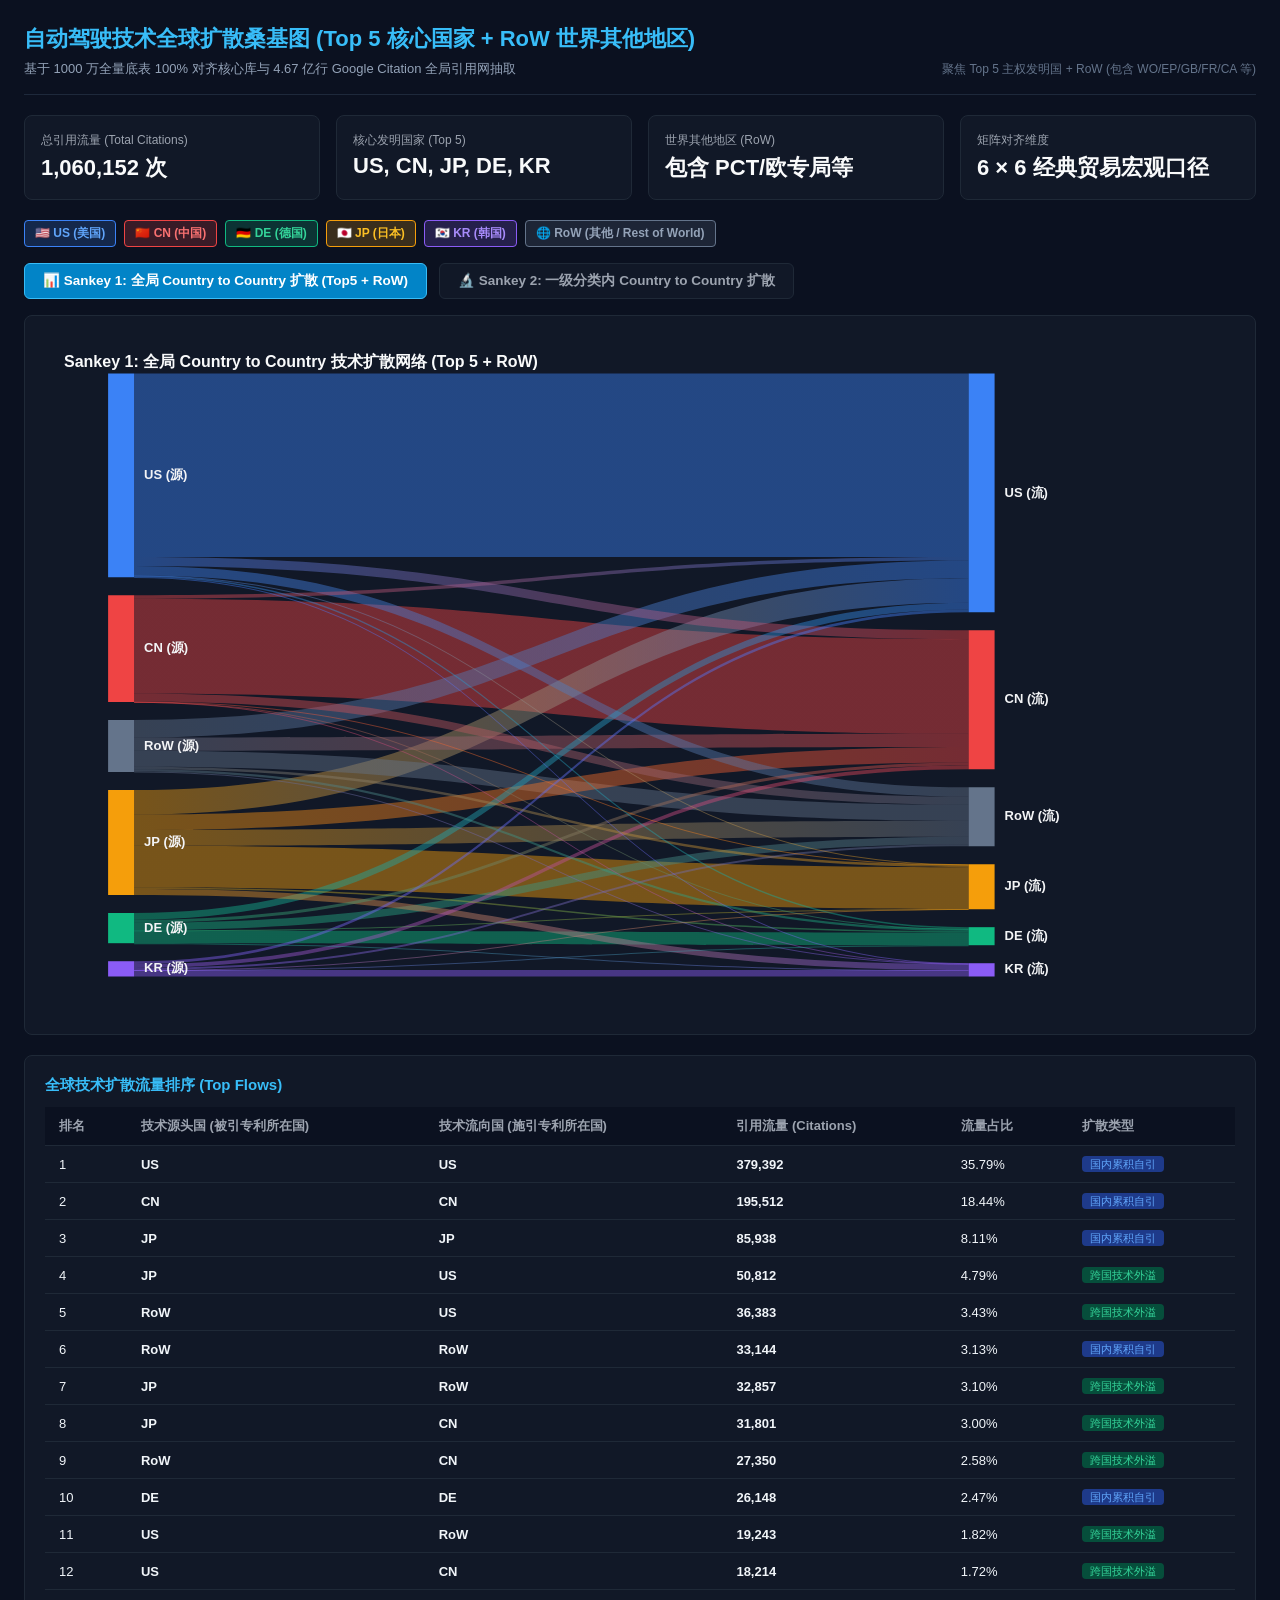
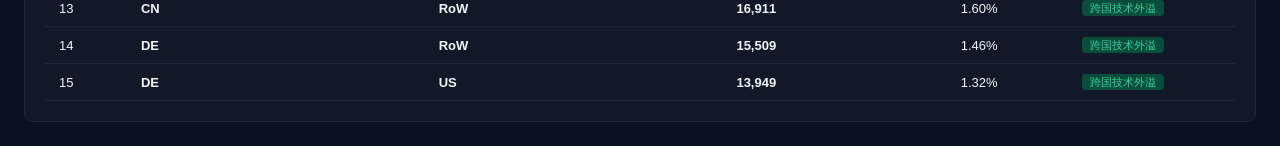
<file: dashboards/autodriving_technology_diffusion_sankey.html>
<!DOCTYPE html>
<html lang="zh-CN">
<head>
    <meta charset="UTF-8">
    <meta name="viewport" content="width=device-width, initial-scale=1.0">
    <title>自动驾驶技术全球扩散桑基图分析 (Top 5 核心国 + RoW)</title>
    <script src="../assets/js/echarts.min.js"></script>
    <style>
        * { margin: 0; padding: 0; box-sizing: border-box; }
        body {
            font-family: -apple-system, BlinkMacSystemFont, "Segoe UI", Roboto, "Helvetica Neue", "Microsoft YaHei", sans-serif;
            background: #0b1120;
            color: #f1f5f9;
            padding: 24px;
        }
        .header {
            margin-bottom: 20px;
            padding-bottom: 16px;
            border-bottom: 1px solid #1e293b;
            display: flex;
            justify-content: space-between;
            align-items: flex-end;
        }
        .header h1 {
            font-size: 22px;
            font-weight: 700;
            color: #38bdf8;
            margin-bottom: 6px;
        }
        .header p {
            font-size: 13px;
            color: #94a3b8;
        }
        .stats-grid {
            display: grid;
            grid-template-columns: repeat(4, 1fr);
            gap: 16px;
            margin-bottom: 20px;
        }
        .stat-card {
            background: #111827;
            border: 1px solid #1f2937;
            border-radius: 8px;
            padding: 16px;
        }
        .stat-label { font-size: 12px; color: #9ca3af; margin-bottom: 4px; }
        .stat-val { font-size: 22px; font-weight: 700; color: #f9fafb; }
        .badge-list {
            display: flex;
            gap: 8px;
            margin-bottom: 16px;
            flex-wrap: wrap;
        }
        .badge {
            padding: 4px 10px;
            border-radius: 4px;
            font-size: 12px;
            font-weight: 600;
        }
        .badge-us { background: rgba(59, 130, 246, 0.2); color: #60a5fa; border: 1px solid #3b82f6; }
        .badge-cn { background: rgba(239, 68, 68, 0.2); color: #f87171; border: 1px solid #ef4444; }
        .badge-jp { background: rgba(245, 158, 11, 0.2); color: #fbbf24; border: 1px solid #f59e0b; }
        .badge-de { background: rgba(16, 185, 129, 0.2); color: #34d399; border: 1px solid #10b981; }
        .badge-kr { background: rgba(139, 92, 246, 0.2); color: #a78bfa; border: 1px solid #8b5cf6; }
        .badge-row { background: rgba(100, 116, 139, 0.2); color: #94a3b8; border: 1px solid #64748b; }
        .tabs {
            display: flex;
            gap: 12px;
            margin-bottom: 16px;
            align-items: center;
        }
        .tab-btn {
            background: #111827;
            color: #9ca3af;
            border: 1px solid #1f2937;
            padding: 8px 18px;
            border-radius: 6px;
            cursor: pointer;
            font-size: 13.5px;
            font-weight: 600;
            transition: all 0.2s;
        }
        .tab-btn.active {
            background: #0284c7;
            color: #ffffff;
            border-color: #38bdf8;
        }
        .cat-select {
            background: #111827;
            color: #f9fafb;
            border: 1px solid #1f2937;
            padding: 8px 14px;
            border-radius: 6px;
            font-size: 13.5px;
            outline: none;
            display: none;
            cursor: pointer;
        }
        .chart-box {
            background: #111827;
            border: 1px solid #1f2937;
            border-radius: 8px;
            padding: 24px;
            height: 720px;
        }
        #sankey-chart { width: 100%; height: 100%; }
        .data-table-section {
            margin-top: 20px;
            background: #111827;
            border: 1px solid #1f2937;
            border-radius: 8px;
            padding: 20px;
        }
        .data-table-section h2 {
            font-size: 15px;
            font-weight: 600;
            margin-bottom: 12px;
            color: #38bdf8;
        }
        table { width: 100%; border-collapse: collapse; font-size: 13px; }
        th, td { padding: 10px 14px; text-align: left; border-bottom: 1px solid #1f2937; }
        th { background: #0b1120; color: #9ca3af; font-weight: 600; }
        tr:hover td { background: #1f2937; }
    </style>
</head>
<body>
    <div class="header">
        <div>
            <h1>自动驾驶技术全球扩散桑基图 (Top 5 核心国家 + RoW 世界其他地区)</h1>
            <p>基于 1000 万全量底表 100% 对齐核心库与 4.67 亿行 Google Citation 全局引用网抽取</p>
        </div>
        <div style="font-size: 12px; color: #64748b;">
            聚焦 Top 5 主权发明国 + RoW (包含 WO/EP/GB/FR/CA 等)
        </div>
    </div>

    <div class="stats-grid">
        <div class="stat-card">
            <div class="stat-label">总引用流量 (Total Citations)</div>
            <div class="stat-val">1,060,152 次</div>
        </div>
        <div class="stat-card">
            <div class="stat-label">核心发明国家 (Top 5)</div>
            <div class="stat-val">US, CN, JP, DE, KR</div>
        </div>
        <div class="stat-card">
            <div class="stat-label">世界其他地区 (RoW)</div>
            <div class="stat-val">包含 PCT/欧专局等</div>
        </div>
        <div class="stat-card">
            <div class="stat-label">矩阵对齐维度</div>
            <div class="stat-val">6 × 6 经典贸易宏观口径</div>
        </div>
    </div>

    <div class="badge-list">
        <span class="badge badge-us">🇺🇸 US (美国)</span>
        <span class="badge badge-cn">🇨🇳 CN (中国)</span>
        <span class="badge badge-de">🇩🇪 DE (德国)</span>
        <span class="badge badge-jp">🇯🇵 JP (日本)</span>
        <span class="badge badge-kr">🇰🇷 KR (韩国)</span>
        <span class="badge badge-row">🌐 RoW (其他 / Rest of World)</span>
    </div>

    <div class="tabs">
        <button class="tab-btn active" id="btn-global" onclick="switchMode('global')">📊 Sankey 1: 全局 Country to Country 扩散 (Top5 + RoW)</button>
        <button class="tab-btn" id="btn-category" onclick="switchMode('category')">🔬 Sankey 2: 一级分类内 Country to Country 扩散</button>
        <select class="cat-select" id="cat-selector" onchange="changeCategory()">
            <option value="不适用">不适用</option><option value="决策规划">决策规划</option><option value="控制执行">控制执行</option><option value="支撑体系">支撑体系</option><option value="环境感知">环境感知</option>
        </select>
    </div>

    <div class="chart-box">
        <div id="sankey-chart"></div>
    </div>

    <div class="data-table-section">
        <h2 id="table-title">全球技术扩散流量排序 (Top Flows)</h2>
        <table>
            <thead>
                <tr>
                    <th>排名</th>
                    <th>技术源头国 (被引专利所在国)</th>
                    <th>技术流向国 (施引专利所在国)</th>
                    <th>引用流量 (Citations)</th>
                    <th>流量占比</th>
                    <th>扩散类型</th>
                </tr>
            </thead>
            <tbody id="table-body"></tbody>
        </table>
    </div>

    <script>
        const globalData = {"nodes": [{"name": "US (源)", "itemStyle": {"color": "#3b82f6"}}, {"name": "CN (源)", "itemStyle": {"color": "#ef4444"}}, {"name": "JP (源)", "itemStyle": {"color": "#f59e0b"}}, {"name": "DE (源)", "itemStyle": {"color": "#10b981"}}, {"name": "KR (源)", "itemStyle": {"color": "#8b5cf6"}}, {"name": "RoW (源)", "itemStyle": {"color": "#64748b"}}, {"name": "US (流)", "itemStyle": {"color": "#3b82f6"}}, {"name": "CN (流)", "itemStyle": {"color": "#ef4444"}}, {"name": "JP (流)", "itemStyle": {"color": "#f59e0b"}}, {"name": "DE (流)", "itemStyle": {"color": "#10b981"}}, {"name": "KR (流)", "itemStyle": {"color": "#8b5cf6"}}, {"name": "RoW (流)", "itemStyle": {"color": "#64748b"}}], "links": [{"source": "US (源)", "target": "US (流)", "value": 379392}, {"source": "CN (源)", "target": "CN (流)", "value": 195512}, {"source": "JP (源)", "target": "JP (流)", "value": 85938}, {"source": "JP (源)", "target": "US (流)", "value": 50812}, {"source": "RoW (源)", "target": "US (流)", "value": 36383}, {"source": "RoW (源)", "target": "RoW (流)", "value": 33144}, {"source": "JP (源)", "target": "RoW (流)", "value": 32857}, {"source": "JP (源)", "target": "CN (流)", "value": 31801}, {"source": "RoW (源)", "target": "CN (流)", "value": 27350}, {"source": "DE (源)", "target": "DE (流)", "value": 26148}, {"source": "US (源)", "target": "RoW (流)", "value": 19243}, {"source": "US (源)", "target": "CN (流)", "value": 18214}, {"source": "CN (源)", "target": "RoW (流)", "value": 16911}, {"source": "DE (源)", "target": "RoW (流)", "value": 15509}, {"source": "DE (源)", "target": "US (流)", "value": 13949}, {"source": "KR (源)", "target": "KR (流)", "value": 13303}, {"source": "JP (源)", "target": "KR (流)", "value": 12276}, {"source": "KR (源)", "target": "CN (流)", "value": 8010}, {"source": "CN (源)", "target": "US (流)", "value": 7129}, {"source": "DE (源)", "target": "CN (流)", "value": 6221}, {"source": "KR (源)", "target": "US (流)", "value": 5932}, {"source": "RoW (源)", "target": "JP (流)", "value": 5315}, {"source": "RoW (源)", "target": "DE (流)", "value": 4413}, {"source": "KR (源)", "target": "RoW (流)", "value": 4113}, {"source": "JP (源)", "target": "DE (流)", "value": 3320}, {"source": "US (源)", "target": "DE (流)", "value": 3151}, {"source": "RoW (源)", "target": "KR (流)", "value": 1017}, {"source": "US (源)", "target": "JP (流)", "value": 669}, {"source": "US (源)", "target": "KR (流)", "value": 537}, {"source": "DE (源)", "target": "JP (流)", "value": 487}, {"source": "CN (源)", "target": "JP (流)", "value": 412}, {"source": "CN (源)", "target": "KR (流)", "value": 164}, {"source": "DE (源)", "target": "KR (流)", "value": 153}, {"source": "CN (源)", "target": "DE (流)", "value": 138}, {"source": "KR (源)", "target": "DE (流)", "value": 136}, {"source": "KR (源)", "target": "JP (流)", "value": 93}]};
        const catData = {"不适用": {"nodes": [{"name": "US (源)", "itemStyle": {"color": "#3b82f6"}}, {"name": "CN (源)", "itemStyle": {"color": "#ef4444"}}, {"name": "JP (源)", "itemStyle": {"color": "#f59e0b"}}, {"name": "DE (源)", "itemStyle": {"color": "#10b981"}}, {"name": "KR (源)", "itemStyle": {"color": "#8b5cf6"}}, {"name": "RoW (源)", "itemStyle": {"color": "#64748b"}}, {"name": "US (流)", "itemStyle": {"color": "#3b82f6"}}, {"name": "CN (流)", "itemStyle": {"color": "#ef4444"}}, {"name": "JP (流)", "itemStyle": {"color": "#f59e0b"}}, {"name": "DE (流)", "itemStyle": {"color": "#10b981"}}, {"name": "KR (流)", "itemStyle": {"color": "#8b5cf6"}}, {"name": "RoW (流)", "itemStyle": {"color": "#64748b"}}], "links": [{"source": "CN (源)", "target": "CN (流)", "value": 309}, {"source": "US (源)", "target": "US (流)", "value": 150}, {"source": "CN (源)", "target": "RoW (流)", "value": 31}, {"source": "DE (源)", "target": "DE (流)", "value": 22}, {"source": "CN (源)", "target": "US (流)", "value": 22}, {"source": "RoW (源)", "target": "CN (流)", "value": 17}, {"source": "DE (源)", "target": "RoW (流)", "value": 15}, {"source": "DE (源)", "target": "US (流)", "value": 15}, {"source": "US (源)", "target": "CN (流)", "value": 12}, {"source": "JP (源)", "target": "JP (流)", "value": 9}, {"source": "US (源)", "target": "RoW (流)", "value": 7}, {"source": "JP (源)", "target": "RoW (流)", "value": 6}, {"source": "RoW (源)", "target": "RoW (流)", "value": 5}, {"source": "KR (源)", "target": "KR (流)", "value": 4}, {"source": "JP (源)", "target": "DE (流)", "value": 3}, {"source": "JP (源)", "target": "CN (流)", "value": 3}, {"source": "JP (源)", "target": "KR (流)", "value": 3}, {"source": "KR (源)", "target": "CN (流)", "value": 3}, {"source": "JP (源)", "target": "US (流)", "value": 2}, {"source": "DE (源)", "target": "CN (流)", "value": 2}, {"source": "RoW (源)", "target": "JP (流)", "value": 1}, {"source": "US (源)", "target": "JP (流)", "value": 1}, {"source": "RoW (源)", "target": "DE (流)", "value": 1}, {"source": "KR (源)", "target": "US (流)", "value": 1}, {"source": "KR (源)", "target": "RoW (流)", "value": 1}, {"source": "RoW (源)", "target": "US (流)", "value": 1}]}, "决策规划": {"nodes": [{"name": "US (源)", "itemStyle": {"color": "#3b82f6"}}, {"name": "CN (源)", "itemStyle": {"color": "#ef4444"}}, {"name": "JP (源)", "itemStyle": {"color": "#f59e0b"}}, {"name": "DE (源)", "itemStyle": {"color": "#10b981"}}, {"name": "KR (源)", "itemStyle": {"color": "#8b5cf6"}}, {"name": "RoW (源)", "itemStyle": {"color": "#64748b"}}, {"name": "US (流)", "itemStyle": {"color": "#3b82f6"}}, {"name": "CN (流)", "itemStyle": {"color": "#ef4444"}}, {"name": "JP (流)", "itemStyle": {"color": "#f59e0b"}}, {"name": "DE (流)", "itemStyle": {"color": "#10b981"}}, {"name": "KR (流)", "itemStyle": {"color": "#8b5cf6"}}, {"name": "RoW (流)", "itemStyle": {"color": "#64748b"}}], "links": [{"source": "CN (源)", "target": "CN (流)", "value": 33135}, {"source": "US (源)", "target": "US (流)", "value": 10660}, {"source": "RoW (源)", "target": "CN (流)", "value": 2208}, {"source": "CN (源)", "target": "RoW (流)", "value": 2120}, {"source": "JP (源)", "target": "JP (流)", "value": 2097}, {"source": "US (源)", "target": "CN (流)", "value": 1565}, {"source": "JP (源)", "target": "CN (流)", "value": 1388}, {"source": "JP (源)", "target": "US (流)", "value": 1293}, {"source": "RoW (源)", "target": "US (流)", "value": 1021}, {"source": "DE (源)", "target": "DE (流)", "value": 995}, {"source": "RoW (源)", "target": "RoW (流)", "value": 989}, {"source": "JP (源)", "target": "RoW (流)", "value": 919}, {"source": "CN (源)", "target": "US (流)", "value": 815}, {"source": "US (源)", "target": "RoW (流)", "value": 656}, {"source": "KR (源)", "target": "CN (流)", "value": 503}, {"source": "KR (源)", "target": "KR (流)", "value": 456}, {"source": "DE (源)", "target": "RoW (流)", "value": 452}, {"source": "JP (源)", "target": "KR (流)", "value": 389}, {"source": "DE (源)", "target": "US (流)", "value": 386}, {"source": "DE (源)", "target": "CN (流)", "value": 276}, {"source": "RoW (源)", "target": "JP (流)", "value": 261}, {"source": "KR (源)", "target": "US (流)", "value": 253}, {"source": "KR (源)", "target": "RoW (流)", "value": 163}, {"source": "RoW (源)", "target": "DE (流)", "value": 91}, {"source": "US (源)", "target": "DE (流)", "value": 88}, {"source": "JP (源)", "target": "DE (流)", "value": 71}, {"source": "RoW (源)", "target": "KR (流)", "value": 52}, {"source": "CN (源)", "target": "JP (流)", "value": 42}, {"source": "US (源)", "target": "JP (流)", "value": 31}, {"source": "CN (源)", "target": "KR (流)", "value": 29}, {"source": "US (源)", "target": "KR (流)", "value": 24}, {"source": "CN (源)", "target": "DE (流)", "value": 16}, {"source": "DE (源)", "target": "JP (流)", "value": 10}, {"source": "KR (源)", "target": "JP (流)", "value": 5}, {"source": "DE (源)", "target": "KR (流)", "value": 4}, {"source": "KR (源)", "target": "DE (流)", "value": 3}]}, "控制执行": {"nodes": [{"name": "US (源)", "itemStyle": {"color": "#3b82f6"}}, {"name": "CN (源)", "itemStyle": {"color": "#ef4444"}}, {"name": "JP (源)", "itemStyle": {"color": "#f59e0b"}}, {"name": "DE (源)", "itemStyle": {"color": "#10b981"}}, {"name": "KR (源)", "itemStyle": {"color": "#8b5cf6"}}, {"name": "RoW (源)", "itemStyle": {"color": "#64748b"}}, {"name": "US (流)", "itemStyle": {"color": "#3b82f6"}}, {"name": "CN (流)", "itemStyle": {"color": "#ef4444"}}, {"name": "JP (流)", "itemStyle": {"color": "#f59e0b"}}, {"name": "DE (流)", "itemStyle": {"color": "#10b981"}}, {"name": "KR (流)", "itemStyle": {"color": "#8b5cf6"}}, {"name": "RoW (流)", "itemStyle": {"color": "#64748b"}}], "links": [{"source": "US (源)", "target": "US (流)", "value": 28063}, {"source": "CN (源)", "target": "CN (流)", "value": 17283}, {"source": "JP (源)", "target": "JP (流)", "value": 13611}, {"source": "JP (源)", "target": "US (流)", "value": 7973}, {"source": "JP (源)", "target": "CN (流)", "value": 6624}, {"source": "DE (源)", "target": "DE (流)", "value": 5102}, {"source": "JP (源)", "target": "RoW (流)", "value": 4784}, {"source": "RoW (源)", "target": "RoW (流)", "value": 4289}, {"source": "RoW (源)", "target": "US (流)", "value": 3332}, {"source": "DE (源)", "target": "RoW (流)", "value": 3257}, {"source": "RoW (源)", "target": "CN (流)", "value": 2887}, {"source": "DE (源)", "target": "US (流)", "value": 2378}, {"source": "US (源)", "target": "RoW (流)", "value": 1711}, {"source": "JP (源)", "target": "KR (流)", "value": 1676}, {"source": "US (源)", "target": "CN (流)", "value": 1512}, {"source": "DE (源)", "target": "CN (流)", "value": 1344}, {"source": "CN (源)", "target": "RoW (流)", "value": 1083}, {"source": "KR (源)", "target": "CN (流)", "value": 994}, {"source": "KR (源)", "target": "KR (流)", "value": 809}, {"source": "RoW (源)", "target": "DE (流)", "value": 727}, {"source": "JP (源)", "target": "DE (流)", "value": 655}, {"source": "RoW (源)", "target": "JP (流)", "value": 529}, {"source": "CN (源)", "target": "US (流)", "value": 505}, {"source": "KR (源)", "target": "US (流)", "value": 484}, {"source": "US (源)", "target": "DE (流)", "value": 249}, {"source": "KR (源)", "target": "RoW (流)", "value": 216}, {"source": "RoW (源)", "target": "KR (流)", "value": 111}, {"source": "DE (源)", "target": "JP (流)", "value": 86}, {"source": "US (源)", "target": "KR (流)", "value": 64}, {"source": "US (源)", "target": "JP (流)", "value": 53}, {"source": "DE (源)", "target": "KR (流)", "value": 43}, {"source": "KR (源)", "target": "DE (流)", "value": 31}, {"source": "CN (源)", "target": "JP (流)", "value": 29}, {"source": "CN (源)", "target": "DE (流)", "value": 25}, {"source": "CN (源)", "target": "KR (流)", "value": 21}, {"source": "KR (源)", "target": "JP (流)", "value": 5}]}, "支撑体系": {"nodes": [{"name": "US (源)", "itemStyle": {"color": "#3b82f6"}}, {"name": "CN (源)", "itemStyle": {"color": "#ef4444"}}, {"name": "JP (源)", "itemStyle": {"color": "#f59e0b"}}, {"name": "DE (源)", "itemStyle": {"color": "#10b981"}}, {"name": "KR (源)", "itemStyle": {"color": "#8b5cf6"}}, {"name": "RoW (源)", "itemStyle": {"color": "#64748b"}}, {"name": "US (流)", "itemStyle": {"color": "#3b82f6"}}, {"name": "CN (流)", "itemStyle": {"color": "#ef4444"}}, {"name": "JP (流)", "itemStyle": {"color": "#f59e0b"}}, {"name": "DE (流)", "itemStyle": {"color": "#10b981"}}, {"name": "KR (流)", "itemStyle": {"color": "#8b5cf6"}}, {"name": "RoW (流)", "itemStyle": {"color": "#64748b"}}], "links": [{"source": "CN (源)", "target": "CN (流)", "value": 16070}, {"source": "US (源)", "target": "US (流)", "value": 11561}, {"source": "CN (源)", "target": "RoW (流)", "value": 2176}, {"source": "JP (源)", "target": "JP (流)", "value": 2006}, {"source": "RoW (源)", "target": "RoW (流)", "value": 1857}, {"source": "RoW (源)", "target": "US (流)", "value": 1707}, {"source": "RoW (源)", "target": "CN (流)", "value": 1429}, {"source": "JP (源)", "target": "US (流)", "value": 1065}, {"source": "US (源)", "target": "CN (流)", "value": 815}, {"source": "JP (源)", "target": "RoW (流)", "value": 789}, {"source": "DE (源)", "target": "DE (流)", "value": 701}, {"source": "JP (源)", "target": "CN (流)", "value": 659}, {"source": "CN (源)", "target": "US (流)", "value": 639}, {"source": "KR (源)", "target": "KR (流)", "value": 616}, {"source": "US (源)", "target": "RoW (流)", "value": 533}, {"source": "KR (源)", "target": "RoW (流)", "value": 378}, {"source": "KR (源)", "target": "CN (流)", "value": 354}, {"source": "DE (源)", "target": "RoW (流)", "value": 353}, {"source": "DE (源)", "target": "US (流)", "value": 308}, {"source": "JP (源)", "target": "KR (流)", "value": 301}, {"source": "KR (源)", "target": "US (流)", "value": 265}, {"source": "RoW (源)", "target": "JP (流)", "value": 234}, {"source": "DE (源)", "target": "CN (流)", "value": 192}, {"source": "RoW (源)", "target": "DE (流)", "value": 111}, {"source": "US (源)", "target": "DE (流)", "value": 75}, {"source": "RoW (源)", "target": "KR (流)", "value": 67}, {"source": "JP (源)", "target": "DE (流)", "value": 56}, {"source": "CN (源)", "target": "JP (流)", "value": 32}, {"source": "CN (源)", "target": "DE (流)", "value": 20}, {"source": "US (源)", "target": "JP (流)", "value": 13}, {"source": "KR (源)", "target": "DE (流)", "value": 12}, {"source": "US (源)", "target": "KR (流)", "value": 12}, {"source": "CN (源)", "target": "KR (流)", "value": 11}, {"source": "KR (源)", "target": "JP (流)", "value": 5}, {"source": "DE (源)", "target": "JP (流)", "value": 4}, {"source": "DE (源)", "target": "KR (流)", "value": 1}]}, "环境感知": {"nodes": [{"name": "US (源)", "itemStyle": {"color": "#3b82f6"}}, {"name": "CN (源)", "itemStyle": {"color": "#ef4444"}}, {"name": "JP (源)", "itemStyle": {"color": "#f59e0b"}}, {"name": "DE (源)", "itemStyle": {"color": "#10b981"}}, {"name": "KR (源)", "itemStyle": {"color": "#8b5cf6"}}, {"name": "RoW (源)", "itemStyle": {"color": "#64748b"}}, {"name": "US (流)", "itemStyle": {"color": "#3b82f6"}}, {"name": "CN (流)", "itemStyle": {"color": "#ef4444"}}, {"name": "JP (流)", "itemStyle": {"color": "#f59e0b"}}, {"name": "DE (流)", "itemStyle": {"color": "#10b981"}}, {"name": "KR (流)", "itemStyle": {"color": "#8b5cf6"}}, {"name": "RoW (流)", "itemStyle": {"color": "#64748b"}}], "links": [{"source": "US (源)", "target": "US (流)", "value": 328958}, {"source": "CN (源)", "target": "CN (流)", "value": 128715}, {"source": "JP (源)", "target": "JP (流)", "value": 68215}, {"source": "JP (源)", "target": "US (流)", "value": 40479}, {"source": "RoW (源)", "target": "US (流)", "value": 30322}, {"source": "JP (源)", "target": "RoW (流)", "value": 26359}, {"source": "RoW (源)", "target": "RoW (流)", "value": 26004}, {"source": "JP (源)", "target": "CN (流)", "value": 23127}, {"source": "RoW (源)", "target": "CN (流)", "value": 20809}, {"source": "DE (源)", "target": "DE (流)", "value": 19328}, {"source": "US (源)", "target": "RoW (流)", "value": 16336}, {"source": "US (源)", "target": "CN (流)", "value": 14310}, {"source": "CN (源)", "target": "RoW (流)", "value": 11501}, {"source": "DE (源)", "target": "RoW (流)", "value": 11432}, {"source": "KR (源)", "target": "KR (流)", "value": 11418}, {"source": "DE (源)", "target": "US (流)", "value": 10862}, {"source": "JP (源)", "target": "KR (流)", "value": 9907}, {"source": "KR (源)", "target": "CN (流)", "value": 6156}, {"source": "CN (源)", "target": "US (流)", "value": 5148}, {"source": "KR (源)", "target": "US (流)", "value": 4929}, {"source": "DE (源)", "target": "CN (流)", "value": 4407}, {"source": "RoW (源)", "target": "JP (流)", "value": 4290}, {"source": "RoW (源)", "target": "DE (流)", "value": 3483}, {"source": "KR (源)", "target": "RoW (流)", "value": 3355}, {"source": "US (源)", "target": "DE (流)", "value": 2739}, {"source": "JP (源)", "target": "DE (流)", "value": 2535}, {"source": "RoW (源)", "target": "KR (流)", "value": 787}, {"source": "US (源)", "target": "JP (流)", "value": 571}, {"source": "US (源)", "target": "KR (流)", "value": 437}, {"source": "DE (源)", "target": "JP (流)", "value": 387}, {"source": "CN (源)", "target": "JP (流)", "value": 309}, {"source": "DE (源)", "target": "KR (流)", "value": 105}, {"source": "CN (源)", "target": "KR (流)", "value": 103}, {"source": "KR (源)", "target": "DE (流)", "value": 90}, {"source": "KR (源)", "target": "JP (流)", "value": 78}, {"source": "CN (源)", "target": "DE (流)", "value": 77}]}};
        const globalTable = [{"source_country": "US", "target_country": "US", "flow_count": 379392}, {"source_country": "CN", "target_country": "CN", "flow_count": 195512}, {"source_country": "JP", "target_country": "JP", "flow_count": 85938}, {"source_country": "JP", "target_country": "US", "flow_count": 50812}, {"source_country": "RoW", "target_country": "US", "flow_count": 36383}, {"source_country": "RoW", "target_country": "RoW", "flow_count": 33144}, {"source_country": "JP", "target_country": "RoW", "flow_count": 32857}, {"source_country": "JP", "target_country": "CN", "flow_count": 31801}, {"source_country": "RoW", "target_country": "CN", "flow_count": 27350}, {"source_country": "DE", "target_country": "DE", "flow_count": 26148}, {"source_country": "US", "target_country": "RoW", "flow_count": 19243}, {"source_country": "US", "target_country": "CN", "flow_count": 18214}, {"source_country": "CN", "target_country": "RoW", "flow_count": 16911}, {"source_country": "DE", "target_country": "RoW", "flow_count": 15509}, {"source_country": "DE", "target_country": "US", "flow_count": 13949}, {"source_country": "KR", "target_country": "KR", "flow_count": 13303}, {"source_country": "JP", "target_country": "KR", "flow_count": 12276}, {"source_country": "KR", "target_country": "CN", "flow_count": 8010}, {"source_country": "CN", "target_country": "US", "flow_count": 7129}, {"source_country": "DE", "target_country": "CN", "flow_count": 6221}, {"source_country": "KR", "target_country": "US", "flow_count": 5932}, {"source_country": "RoW", "target_country": "JP", "flow_count": 5315}, {"source_country": "RoW", "target_country": "DE", "flow_count": 4413}, {"source_country": "KR", "target_country": "RoW", "flow_count": 4113}, {"source_country": "JP", "target_country": "DE", "flow_count": 3320}, {"source_country": "US", "target_country": "DE", "flow_count": 3151}, {"source_country": "RoW", "target_country": "KR", "flow_count": 1017}, {"source_country": "US", "target_country": "JP", "flow_count": 669}, {"source_country": "US", "target_country": "KR", "flow_count": 537}, {"source_country": "DE", "target_country": "JP", "flow_count": 487}, {"source_country": "CN", "target_country": "JP", "flow_count": 412}, {"source_country": "CN", "target_country": "KR", "flow_count": 164}, {"source_country": "DE", "target_country": "KR", "flow_count": 153}, {"source_country": "CN", "target_country": "DE", "flow_count": 138}, {"source_country": "KR", "target_country": "DE", "flow_count": 136}, {"source_country": "KR", "target_country": "JP", "flow_count": 93}];
        const catTable = [{"category": "不适用", "source_country": "CN", "target_country": "CN", "flow_count": 309}, {"category": "不适用", "source_country": "US", "target_country": "US", "flow_count": 150}, {"category": "不适用", "source_country": "CN", "target_country": "RoW", "flow_count": 31}, {"category": "不适用", "source_country": "DE", "target_country": "DE", "flow_count": 22}, {"category": "不适用", "source_country": "CN", "target_country": "US", "flow_count": 22}, {"category": "不适用", "source_country": "RoW", "target_country": "CN", "flow_count": 17}, {"category": "不适用", "source_country": "DE", "target_country": "RoW", "flow_count": 15}, {"category": "不适用", "source_country": "DE", "target_country": "US", "flow_count": 15}, {"category": "不适用", "source_country": "US", "target_country": "CN", "flow_count": 12}, {"category": "不适用", "source_country": "JP", "target_country": "JP", "flow_count": 9}, {"category": "不适用", "source_country": "US", "target_country": "RoW", "flow_count": 7}, {"category": "不适用", "source_country": "JP", "target_country": "RoW", "flow_count": 6}, {"category": "不适用", "source_country": "RoW", "target_country": "RoW", "flow_count": 5}, {"category": "不适用", "source_country": "KR", "target_country": "KR", "flow_count": 4}, {"category": "不适用", "source_country": "JP", "target_country": "DE", "flow_count": 3}, {"category": "不适用", "source_country": "JP", "target_country": "CN", "flow_count": 3}, {"category": "不适用", "source_country": "JP", "target_country": "KR", "flow_count": 3}, {"category": "不适用", "source_country": "KR", "target_country": "CN", "flow_count": 3}, {"category": "不适用", "source_country": "JP", "target_country": "US", "flow_count": 2}, {"category": "不适用", "source_country": "DE", "target_country": "CN", "flow_count": 2}, {"category": "不适用", "source_country": "RoW", "target_country": "JP", "flow_count": 1}, {"category": "不适用", "source_country": "US", "target_country": "JP", "flow_count": 1}, {"category": "不适用", "source_country": "RoW", "target_country": "DE", "flow_count": 1}, {"category": "不适用", "source_country": "KR", "target_country": "US", "flow_count": 1}, {"category": "不适用", "source_country": "KR", "target_country": "RoW", "flow_count": 1}, {"category": "不适用", "source_country": "RoW", "target_country": "US", "flow_count": 1}, {"category": "决策规划", "source_country": "CN", "target_country": "CN", "flow_count": 33135}, {"category": "决策规划", "source_country": "US", "target_country": "US", "flow_count": 10660}, {"category": "决策规划", "source_country": "RoW", "target_country": "CN", "flow_count": 2208}, {"category": "决策规划", "source_country": "CN", "target_country": "RoW", "flow_count": 2120}, {"category": "决策规划", "source_country": "JP", "target_country": "JP", "flow_count": 2097}, {"category": "决策规划", "source_country": "US", "target_country": "CN", "flow_count": 1565}, {"category": "决策规划", "source_country": "JP", "target_country": "CN", "flow_count": 1388}, {"category": "决策规划", "source_country": "JP", "target_country": "US", "flow_count": 1293}, {"category": "决策规划", "source_country": "RoW", "target_country": "US", "flow_count": 1021}, {"category": "决策规划", "source_country": "DE", "target_country": "DE", "flow_count": 995}, {"category": "决策规划", "source_country": "RoW", "target_country": "RoW", "flow_count": 989}, {"category": "决策规划", "source_country": "JP", "target_country": "RoW", "flow_count": 919}, {"category": "决策规划", "source_country": "CN", "target_country": "US", "flow_count": 815}, {"category": "决策规划", "source_country": "US", "target_country": "RoW", "flow_count": 656}, {"category": "决策规划", "source_country": "KR", "target_country": "CN", "flow_count": 503}, {"category": "决策规划", "source_country": "KR", "target_country": "KR", "flow_count": 456}, {"category": "决策规划", "source_country": "DE", "target_country": "RoW", "flow_count": 452}, {"category": "决策规划", "source_country": "JP", "target_country": "KR", "flow_count": 389}, {"category": "决策规划", "source_country": "DE", "target_country": "US", "flow_count": 386}, {"category": "决策规划", "source_country": "DE", "target_country": "CN", "flow_count": 276}, {"category": "决策规划", "source_country": "RoW", "target_country": "JP", "flow_count": 261}, {"category": "决策规划", "source_country": "KR", "target_country": "US", "flow_count": 253}, {"category": "决策规划", "source_country": "KR", "target_country": "RoW", "flow_count": 163}, {"category": "决策规划", "source_country": "RoW", "target_country": "DE", "flow_count": 91}, {"category": "决策规划", "source_country": "US", "target_country": "DE", "flow_count": 88}, {"category": "决策规划", "source_country": "JP", "target_country": "DE", "flow_count": 71}, {"category": "决策规划", "source_country": "RoW", "target_country": "KR", "flow_count": 52}, {"category": "决策规划", "source_country": "CN", "target_country": "JP", "flow_count": 42}, {"category": "决策规划", "source_country": "US", "target_country": "JP", "flow_count": 31}, {"category": "决策规划", "source_country": "CN", "target_country": "KR", "flow_count": 29}, {"category": "决策规划", "source_country": "US", "target_country": "KR", "flow_count": 24}, {"category": "决策规划", "source_country": "CN", "target_country": "DE", "flow_count": 16}, {"category": "决策规划", "source_country": "DE", "target_country": "JP", "flow_count": 10}, {"category": "决策规划", "source_country": "KR", "target_country": "JP", "flow_count": 5}, {"category": "决策规划", "source_country": "DE", "target_country": "KR", "flow_count": 4}, {"category": "决策规划", "source_country": "KR", "target_country": "DE", "flow_count": 3}, {"category": "控制执行", "source_country": "US", "target_country": "US", "flow_count": 28063}, {"category": "控制执行", "source_country": "CN", "target_country": "CN", "flow_count": 17283}, {"category": "控制执行", "source_country": "JP", "target_country": "JP", "flow_count": 13611}, {"category": "控制执行", "source_country": "JP", "target_country": "US", "flow_count": 7973}, {"category": "控制执行", "source_country": "JP", "target_country": "CN", "flow_count": 6624}, {"category": "控制执行", "source_country": "DE", "target_country": "DE", "flow_count": 5102}, {"category": "控制执行", "source_country": "JP", "target_country": "RoW", "flow_count": 4784}, {"category": "控制执行", "source_country": "RoW", "target_country": "RoW", "flow_count": 4289}, {"category": "控制执行", "source_country": "RoW", "target_country": "US", "flow_count": 3332}, {"category": "控制执行", "source_country": "DE", "target_country": "RoW", "flow_count": 3257}, {"category": "控制执行", "source_country": "RoW", "target_country": "CN", "flow_count": 2887}, {"category": "控制执行", "source_country": "DE", "target_country": "US", "flow_count": 2378}, {"category": "控制执行", "source_country": "US", "target_country": "RoW", "flow_count": 1711}, {"category": "控制执行", "source_country": "JP", "target_country": "KR", "flow_count": 1676}, {"category": "控制执行", "source_country": "US", "target_country": "CN", "flow_count": 1512}, {"category": "控制执行", "source_country": "DE", "target_country": "CN", "flow_count": 1344}, {"category": "控制执行", "source_country": "CN", "target_country": "RoW", "flow_count": 1083}, {"category": "控制执行", "source_country": "KR", "target_country": "CN", "flow_count": 994}, {"category": "控制执行", "source_country": "KR", "target_country": "KR", "flow_count": 809}, {"category": "控制执行", "source_country": "RoW", "target_country": "DE", "flow_count": 727}, {"category": "控制执行", "source_country": "JP", "target_country": "DE", "flow_count": 655}, {"category": "控制执行", "source_country": "RoW", "target_country": "JP", "flow_count": 529}, {"category": "控制执行", "source_country": "CN", "target_country": "US", "flow_count": 505}, {"category": "控制执行", "source_country": "KR", "target_country": "US", "flow_count": 484}, {"category": "控制执行", "source_country": "US", "target_country": "DE", "flow_count": 249}, {"category": "控制执行", "source_country": "KR", "target_country": "RoW", "flow_count": 216}, {"category": "控制执行", "source_country": "RoW", "target_country": "KR", "flow_count": 111}, {"category": "控制执行", "source_country": "DE", "target_country": "JP", "flow_count": 86}, {"category": "控制执行", "source_country": "US", "target_country": "KR", "flow_count": 64}, {"category": "控制执行", "source_country": "US", "target_country": "JP", "flow_count": 53}, {"category": "控制执行", "source_country": "DE", "target_country": "KR", "flow_count": 43}, {"category": "控制执行", "source_country": "KR", "target_country": "DE", "flow_count": 31}, {"category": "控制执行", "source_country": "CN", "target_country": "JP", "flow_count": 29}, {"category": "控制执行", "source_country": "CN", "target_country": "DE", "flow_count": 25}, {"category": "控制执行", "source_country": "CN", "target_country": "KR", "flow_count": 21}, {"category": "控制执行", "source_country": "KR", "target_country": "JP", "flow_count": 5}, {"category": "支撑体系", "source_country": "CN", "target_country": "CN", "flow_count": 16070}, {"category": "支撑体系", "source_country": "US", "target_country": "US", "flow_count": 11561}, {"category": "支撑体系", "source_country": "CN", "target_country": "RoW", "flow_count": 2176}, {"category": "支撑体系", "source_country": "JP", "target_country": "JP", "flow_count": 2006}, {"category": "支撑体系", "source_country": "RoW", "target_country": "RoW", "flow_count": 1857}, {"category": "支撑体系", "source_country": "RoW", "target_country": "US", "flow_count": 1707}, {"category": "支撑体系", "source_country": "RoW", "target_country": "CN", "flow_count": 1429}, {"category": "支撑体系", "source_country": "JP", "target_country": "US", "flow_count": 1065}, {"category": "支撑体系", "source_country": "US", "target_country": "CN", "flow_count": 815}, {"category": "支撑体系", "source_country": "JP", "target_country": "RoW", "flow_count": 789}, {"category": "支撑体系", "source_country": "DE", "target_country": "DE", "flow_count": 701}, {"category": "支撑体系", "source_country": "JP", "target_country": "CN", "flow_count": 659}, {"category": "支撑体系", "source_country": "CN", "target_country": "US", "flow_count": 639}, {"category": "支撑体系", "source_country": "KR", "target_country": "KR", "flow_count": 616}, {"category": "支撑体系", "source_country": "US", "target_country": "RoW", "flow_count": 533}, {"category": "支撑体系", "source_country": "KR", "target_country": "RoW", "flow_count": 378}, {"category": "支撑体系", "source_country": "KR", "target_country": "CN", "flow_count": 354}, {"category": "支撑体系", "source_country": "DE", "target_country": "RoW", "flow_count": 353}, {"category": "支撑体系", "source_country": "DE", "target_country": "US", "flow_count": 308}, {"category": "支撑体系", "source_country": "JP", "target_country": "KR", "flow_count": 301}, {"category": "支撑体系", "source_country": "KR", "target_country": "US", "flow_count": 265}, {"category": "支撑体系", "source_country": "RoW", "target_country": "JP", "flow_count": 234}, {"category": "支撑体系", "source_country": "DE", "target_country": "CN", "flow_count": 192}, {"category": "支撑体系", "source_country": "RoW", "target_country": "DE", "flow_count": 111}, {"category": "支撑体系", "source_country": "US", "target_country": "DE", "flow_count": 75}, {"category": "支撑体系", "source_country": "RoW", "target_country": "KR", "flow_count": 67}, {"category": "支撑体系", "source_country": "JP", "target_country": "DE", "flow_count": 56}, {"category": "支撑体系", "source_country": "CN", "target_country": "JP", "flow_count": 32}, {"category": "支撑体系", "source_country": "CN", "target_country": "DE", "flow_count": 20}, {"category": "支撑体系", "source_country": "US", "target_country": "JP", "flow_count": 13}, {"category": "支撑体系", "source_country": "KR", "target_country": "DE", "flow_count": 12}, {"category": "支撑体系", "source_country": "US", "target_country": "KR", "flow_count": 12}, {"category": "支撑体系", "source_country": "CN", "target_country": "KR", "flow_count": 11}, {"category": "支撑体系", "source_country": "KR", "target_country": "JP", "flow_count": 5}, {"category": "支撑体系", "source_country": "DE", "target_country": "JP", "flow_count": 4}, {"category": "支撑体系", "source_country": "DE", "target_country": "KR", "flow_count": 1}, {"category": "环境感知", "source_country": "US", "target_country": "US", "flow_count": 328958}, {"category": "环境感知", "source_country": "CN", "target_country": "CN", "flow_count": 128715}, {"category": "环境感知", "source_country": "JP", "target_country": "JP", "flow_count": 68215}, {"category": "环境感知", "source_country": "JP", "target_country": "US", "flow_count": 40479}, {"category": "环境感知", "source_country": "RoW", "target_country": "US", "flow_count": 30322}, {"category": "环境感知", "source_country": "JP", "target_country": "RoW", "flow_count": 26359}, {"category": "环境感知", "source_country": "RoW", "target_country": "RoW", "flow_count": 26004}, {"category": "环境感知", "source_country": "JP", "target_country": "CN", "flow_count": 23127}, {"category": "环境感知", "source_country": "RoW", "target_country": "CN", "flow_count": 20809}, {"category": "环境感知", "source_country": "DE", "target_country": "DE", "flow_count": 19328}, {"category": "环境感知", "source_country": "US", "target_country": "RoW", "flow_count": 16336}, {"category": "环境感知", "source_country": "US", "target_country": "CN", "flow_count": 14310}, {"category": "环境感知", "source_country": "CN", "target_country": "RoW", "flow_count": 11501}, {"category": "环境感知", "source_country": "DE", "target_country": "RoW", "flow_count": 11432}, {"category": "环境感知", "source_country": "KR", "target_country": "KR", "flow_count": 11418}, {"category": "环境感知", "source_country": "DE", "target_country": "US", "flow_count": 10862}, {"category": "环境感知", "source_country": "JP", "target_country": "KR", "flow_count": 9907}, {"category": "环境感知", "source_country": "KR", "target_country": "CN", "flow_count": 6156}, {"category": "环境感知", "source_country": "CN", "target_country": "US", "flow_count": 5148}, {"category": "环境感知", "source_country": "KR", "target_country": "US", "flow_count": 4929}, {"category": "环境感知", "source_country": "DE", "target_country": "CN", "flow_count": 4407}, {"category": "环境感知", "source_country": "RoW", "target_country": "JP", "flow_count": 4290}, {"category": "环境感知", "source_country": "RoW", "target_country": "DE", "flow_count": 3483}, {"category": "环境感知", "source_country": "KR", "target_country": "RoW", "flow_count": 3355}, {"category": "环境感知", "source_country": "US", "target_country": "DE", "flow_count": 2739}, {"category": "环境感知", "source_country": "JP", "target_country": "DE", "flow_count": 2535}, {"category": "环境感知", "source_country": "RoW", "target_country": "KR", "flow_count": 787}, {"category": "环境感知", "source_country": "US", "target_country": "JP", "flow_count": 571}, {"category": "环境感知", "source_country": "US", "target_country": "KR", "flow_count": 437}, {"category": "环境感知", "source_country": "DE", "target_country": "JP", "flow_count": 387}, {"category": "环境感知", "source_country": "CN", "target_country": "JP", "flow_count": 309}, {"category": "环境感知", "source_country": "DE", "target_country": "KR", "flow_count": 105}, {"category": "环境感知", "source_country": "CN", "target_country": "KR", "flow_count": 103}, {"category": "环境感知", "source_country": "KR", "target_country": "DE", "flow_count": 90}, {"category": "环境感知", "source_country": "KR", "target_country": "JP", "flow_count": 78}, {"category": "环境感知", "source_country": "CN", "target_country": "DE", "flow_count": 77}];
        const totalCit = 1060152;

        let currentMode = 'global';
        let chart = echarts.init(document.getElementById('sankey-chart'));

        function renderChart(data, title) {
            const option = {
                title: {
                    text: title,
                    textStyle: { color: '#f9fafb', fontSize: 16, fontWeight: 600 },
                    top: 10,
                    left: 10
                },
                tooltip: {
                    trigger: 'item',
                    triggerOn: 'mousemove',
                    formatter: function(params) {
                        if (params.dataType === 'edge') {
                            const pct = ((params.data.value / totalCit) * 100).toFixed(2);
                            return `<b>${params.data.source} ➔ ${params.data.target}</b><br/>引用流动量: <b>${params.data.value.toLocaleString()}</b> 次<br/>占全网比例: <b>${pct}%</b>`;
                        } else {
                            return `<b>${params.name}</b>`;
                        }
                    }
                },
                series: [
                    {
                        type: 'sankey',
                        layout: 'none',
                        emphasis: { focus: 'adjacency' },
                        data: data.nodes,
                        links: data.links,
                        orient: 'horizontal',
                        nodeWidth: 26,
                        nodeGap: 18,
                        nodeAlign: 'justify',
                        draggable: true,
                        itemStyle: { borderWidth: 0, borderRadius: 4 },
                        lineStyle: { color: 'gradient', curveness: 0.5, opacity: 0.45 },
                        label: { color: '#f3f4f6', fontSize: 13, fontWeight: 600, padding: [0, 5] }
                    }
                ]
            };
            chart.setOption(option, true);
        }

        function updateTable(tableRows) {
            const tbody = document.getElementById('table-body');
            tbody.innerHTML = '';
            tableRows.slice(0, 15).forEach((r, idx) => {
                const isInternal = r.source_country === r.target_country;
                const badge = isInternal 
                    ? '<span style="color:#60a5fa;background:#1e3a8a;padding:2px 8px;border-radius:4px;font-size:11px;">国内累积自引</span>' 
                    : '<span style="color:#34d399;background:#064e3b;padding:2px 8px;border-radius:4px;font-size:11px;">跨国技术外溢</span>';
                const pct = ((r.flow_count / totalCit) * 100).toFixed(2);
                const tr = document.createElement('tr');
                tr.innerHTML = `
                    <td>${idx + 1}</td>
                    <td><b>${r.source_country}</b></td>
                    <td><b>${r.target_country}</b></td>
                    <td><b>${r.flow_count.toLocaleString()}</b></td>
                    <td>${pct}%</td>
                    <td>${badge}</td>
                `;
                tbody.appendChild(tr);
            });
        }

        function switchMode(mode) {
            currentMode = mode;
            const btnGlobal = document.getElementById('btn-global');
            const btnCat = document.getElementById('btn-category');
            const catSelector = document.getElementById('cat-selector');

            if (mode === 'global') {
                btnGlobal.classList.add('active');
                btnCat.classList.remove('active');
                catSelector.style.display = 'none';
                document.getElementById('table-title').innerText = '全球技术扩散流量排序 (Top 5 + RoW)';
                renderChart(globalData, 'Sankey 1: 全局 Country to Country 技术扩散网络 (Top 5 + RoW)');
                updateTable(globalTable);
            } else {
                btnGlobal.classList.remove('active');
                btnCat.classList.add('active');
                catSelector.style.display = 'inline-block';
                changeCategory();
            }
        }

        function changeCategory() {
            const selectedCat = document.getElementById('cat-selector').value;
            const data = catData[selectedCat] || { nodes: [], links: [] };
            document.getElementById('table-title').innerText = `【${selectedCat}】领域内部技术扩散流量排序 (Top 5 + RoW)`;
            renderChart(data, `Sankey 2: 【${selectedCat}】一级分类内 Country to Country 扩散网络`);
            const subTable = catTable.filter(x => x.category === selectedCat);
            updateTable(subTable);
        }

        renderChart(globalData, 'Sankey 1: 全局 Country to Country 技术扩散网络 (Top 5 + RoW)');
        updateTable(globalTable);
        window.addEventListener('resize', () => chart.resize());
    </script>
</body>
</html>
</file>
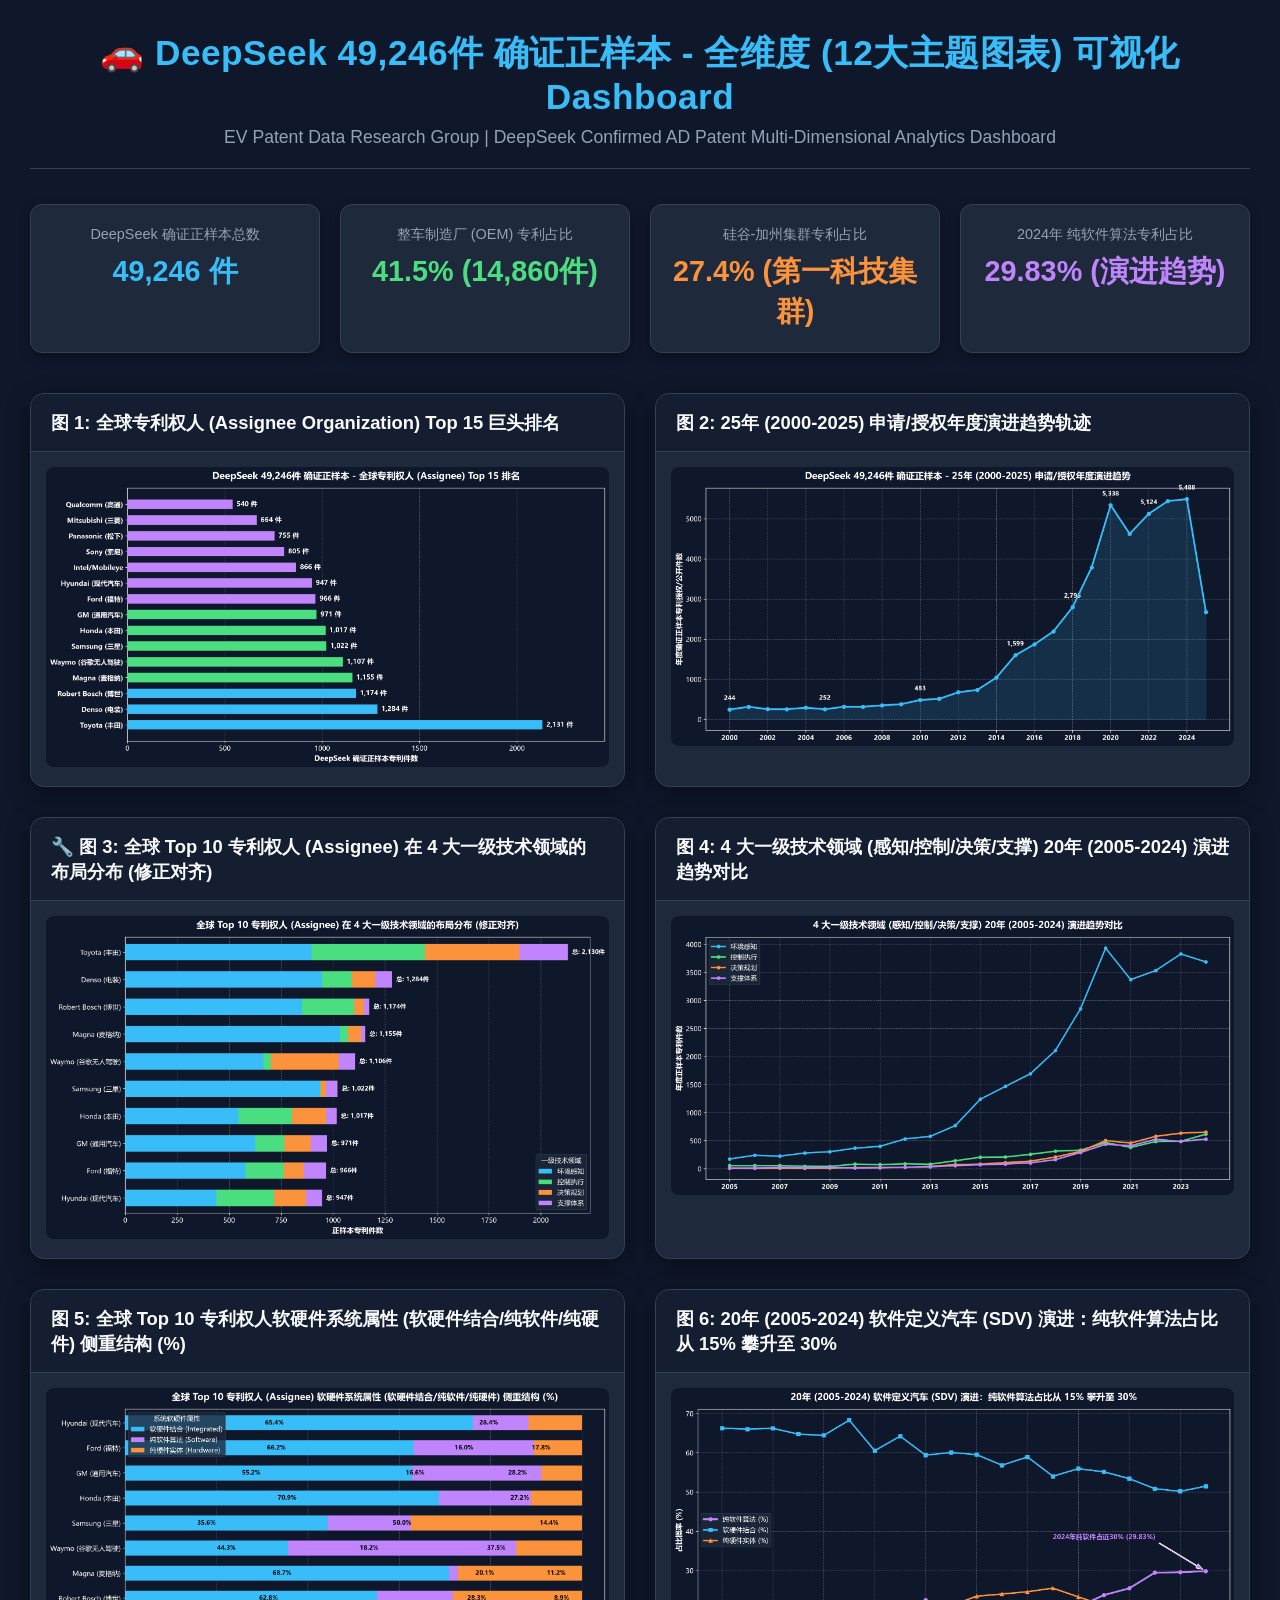
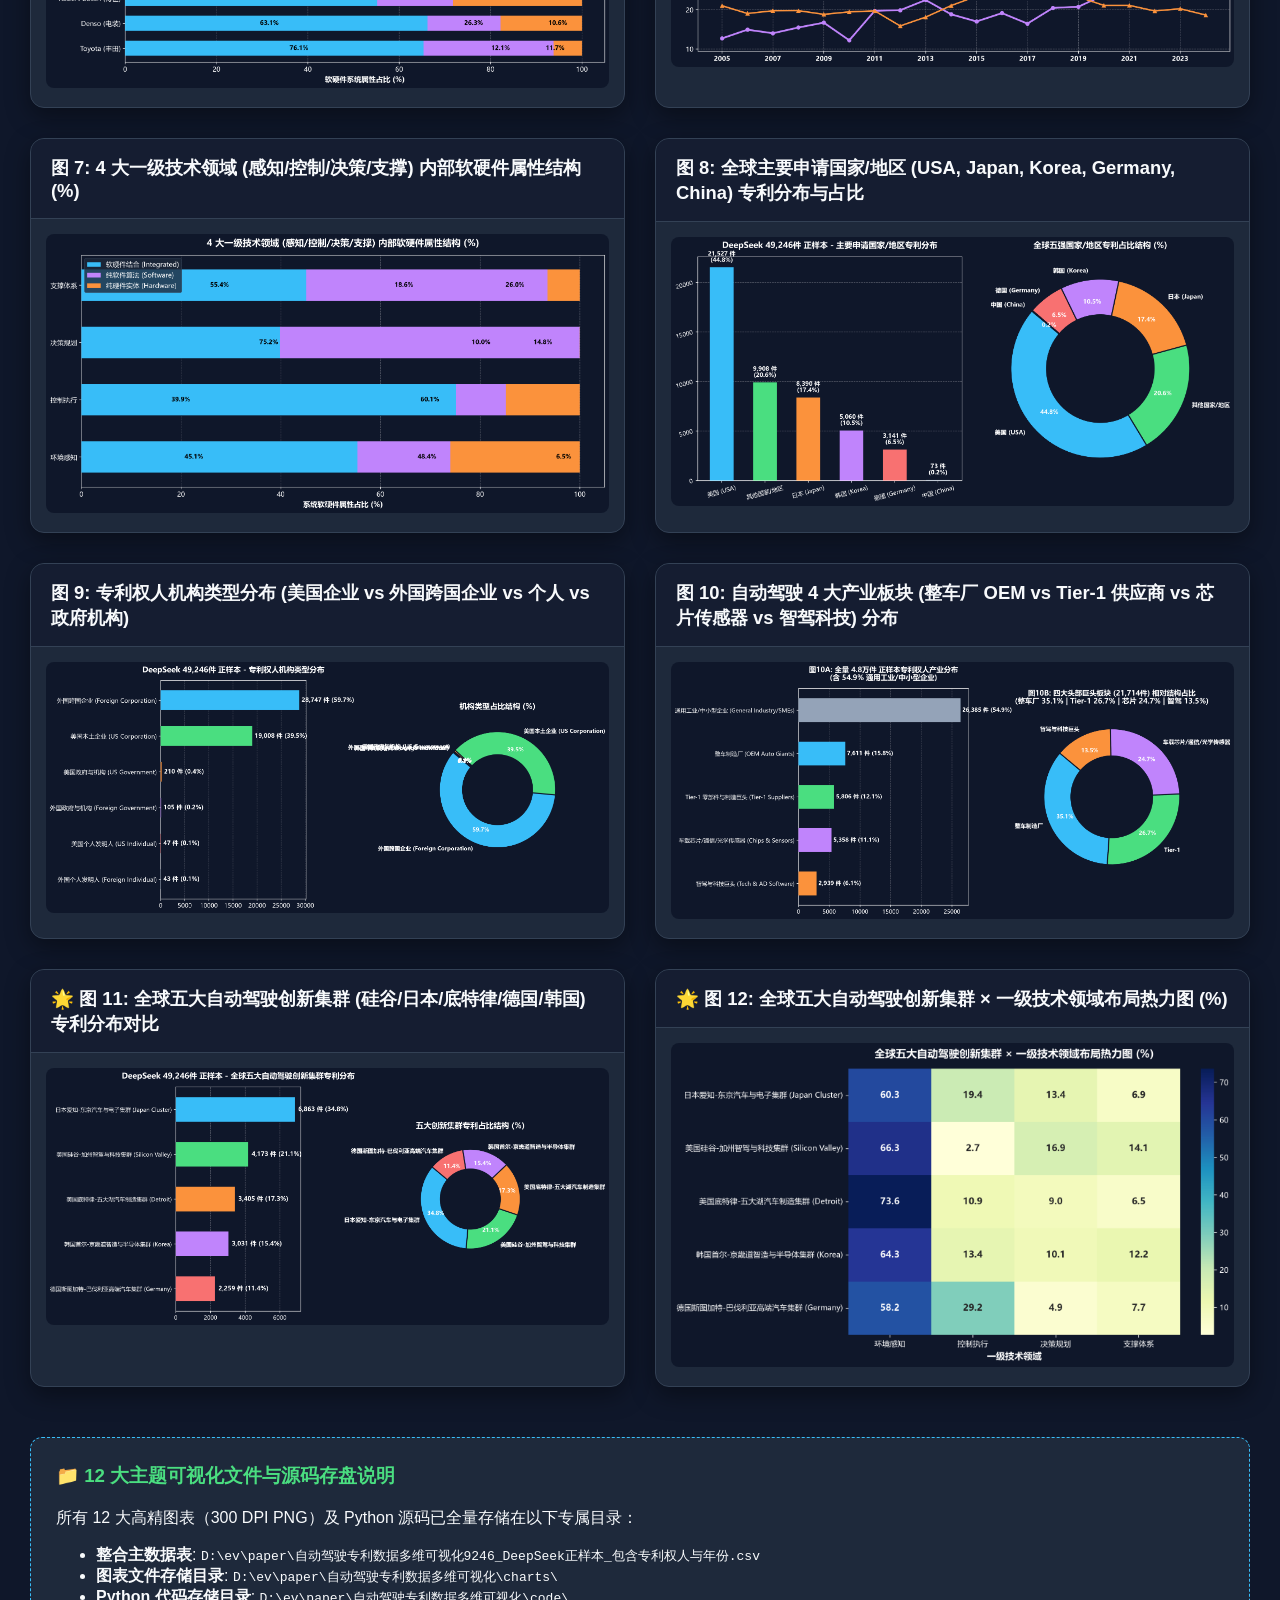
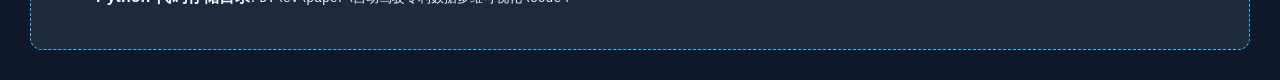
<file: dashboards/index_12theme_dashboard.html>
<!DOCTYPE html>
<html lang="zh-CN">
<head>
    <meta charset="UTF-8">
    <meta name="viewport" content="width=device-width, initial-scale=1.0">
    <title>DeepSeek 49,246件 确证正样本 - 全维度 (12大主题图表) 可视化大屏</title>
    <style>
        :root {
            --bg-color: #0f172a;
            --card-bg: #1e293b;
            --border-color: #334155;
            --primary-color: #38bdf8;
            --success-color: #4ade80;
            --warning-color: #fb923c;
            --purple-color: #c084fc;
            --text-color: #f8fafc;
            --muted-color: #94a3b8;
        }

        body {
            font-family: 'Segoe UI', -apple-system, BlinkMacSystemFont, "Microsoft YaHei", sans-serif;
            background-color: var(--bg-color);
            color: var(--text-color);
            margin: 0;
            padding: 30px;
            box-sizing: border-box;
        }

        .header {
            text-align: center;
            margin-bottom: 35px;
            border-bottom: 1px solid var(--border-color);
            padding-bottom: 20px;
        }

        .header h1 {
            font-size: 2.2rem;
            color: var(--primary-color);
            margin: 0 0 10px 0;
            letter-spacing: 0.5px;
        }

        .header p {
            color: var(--muted-color);
            font-size: 1.1rem;
            margin: 0;
        }

        .stats-banner {
            display: grid;
            grid-template-columns: repeat(auto-fit, minmax(220px, 1fr));
            gap: 20px;
            margin-bottom: 40px;
        }

        .stat-card {
            background: var(--card-bg);
            border: 1px solid var(--border-color);
            border-radius: 12px;
            padding: 20px;
            text-align: center;
            box-shadow: 0 4px 12px rgba(0, 0, 0, 0.3);
        }

        .stat-title {
            color: var(--muted-color);
            font-size: 0.9rem;
            margin-bottom: 8px;
        }

        .stat-value {
            font-size: 1.8rem;
            font-weight: bold;
            color: var(--primary-color);
        }

        .charts-grid {
            display: grid;
            grid-template-columns: repeat(auto-fit, minmax(580px, 1fr));
            gap: 30px;
        }

        .chart-card {
            background: var(--card-bg);
            border: 1px solid var(--border-color);
            border-radius: 14px;
            overflow: hidden;
            box-shadow: 0 8px 24px rgba(0,0,0,0.4);
            transition: transform 0.2s ease, border-color 0.2s ease;
        }

        .chart-card:hover {
            transform: translateY(-4px);
            border-color: var(--primary-color);
        }

        .chart-header {
            padding: 16px 20px;
            background: rgba(15, 23, 42, 0.6);
            border-bottom: 1px solid var(--border-color);
        }

        .chart-title {
            font-size: 1.15rem;
            font-weight: bold;
            color: var(--text-color);
        }

        .chart-body {
            padding: 15px;
            text-align: center;
        }

        .chart-img {
            max-width: 100%;
            height: auto;
            border-radius: 8px;
        }

        .folder-box {
            margin-top: 50px;
            background: var(--card-bg);
            border: 1px dashed var(--primary-color);
            border-radius: 12px;
            padding: 25px;
            color: var(--text-color);
        }

        .folder-box h3 {
            margin-top: 0;
            color: var(--success-color);
        }

        .code-snippet {
            background: #090d16;
            padding: 15px;
            border-radius: 8px;
            font-family: 'Consolas', monospace;
            color: #38bdf8;
            font-size: 0.95rem;
            overflow-x: auto;
        }
    </style>
</head>
<body>

    <div class="header">
        <h1>🚗 DeepSeek 49,246件 确证正样本 - 全维度 (12大主题图表) 可视化 Dashboard</h1>
        <p>EV Patent Data Research Group | DeepSeek Confirmed AD Patent Multi-Dimensional Analytics Dashboard</p>
    </div>

    <div class="stats-banner">
        <div class="stat-card">
            <div class="stat-title">DeepSeek 确证正样本总数</div>
            <div class="stat-value" style="color: var(--primary-color);">49,246 件</div>
        </div>
        <div class="stat-card">
            <div class="stat-title">整车制造厂 (OEM) 专利占比</div>
            <div class="stat-value" style="color: var(--success-color);">41.5% (14,860件)</div>
        </div>
        <div class="stat-card">
            <div class="stat-title">硅谷-加州集群专利占比</div>
            <div class="stat-value" style="color: var(--warning-color);">27.4% (第一科技集群)</div>
        </div>
        <div class="stat-card">
            <div class="stat-title">2024年 纯软件算法专利占比</div>
            <div class="stat-value" style="color: var(--purple-color);">29.83% (演进趋势)</div>
        </div>
    </div>

    <div class="charts-grid">
        <div class="chart-card">
            <div class="chart-header">
                <span class="chart-title">图 1: 全球专利权人 (Assignee Organization) Top 15 巨头排名</span>
            </div>
            <div class="chart-body">
                <img class="chart-img" src="charts/chart1_top15_assignees.png" alt="图 1">
            </div>
        </div>

        <div class="chart-card">
            <div class="chart-header">
                <span class="chart-title">图 2: 25年 (2000-2025) 申请/授权年度演进趋势轨迹</span>
            </div>
            <div class="chart-body">
                <img class="chart-img" src="charts/chart2_annual_growth_trend.png" alt="图 2">
            </div>
        </div>

        <div class="chart-card">
            <div class="chart-header">
                <span class="chart-title">🔧 图 3: 全球 Top 10 专利权人 (Assignee) 在 4 大一级技术领域的布局分布 (修正对齐)</span>
            </div>
            <div class="chart-body">
                <img class="chart-img" src="charts/chart3_top10_assignees_category_matrix.png" alt="图 3">
            </div>
        </div>

        <div class="chart-card">
            <div class="chart-header">
                <span class="chart-title">图 4: 4 大一级技术领域 (感知/控制/决策/支撑) 20年 (2005-2024) 演进趋势对比</span>
            </div>
            <div class="chart-body">
                <img class="chart-img" src="charts/chart4_category_annual_trend.png" alt="图 4">
            </div>
        </div>

        <div class="chart-card">
            <div class="chart-header">
                <span class="chart-title">图 5: 全球 Top 10 专利权人软硬件系统属性 (软硬件结合/纯软件/纯硬件) 侧重结构 (%)</span>
            </div>
            <div class="chart-body">
                <img class="chart-img" src="charts/chart5_top10_assignees_sys_attributes.png" alt="图 5">
            </div>
        </div>

        <div class="chart-card">
            <div class="chart-header">
                <span class="chart-title">图 6: 20年 (2005-2024) 软件定义汽车 (SDV) 演进：纯软件算法占比从 15% 攀升至 30%</span>
            </div>
            <div class="chart-body">
                <img class="chart-img" src="charts/chart6_sdv_software_evolution_trend.png" alt="图 6">
            </div>
        </div>

        <div class="chart-card">
            <div class="chart-header">
                <span class="chart-title">图 7: 4 大一级技术领域 (感知/控制/决策/支撑) 内部软硬件属性结构 (%)</span>
            </div>
            <div class="chart-body">
                <img class="chart-img" src="charts/chart7_field_by_system_attribute_matrix.png" alt="图 7">
            </div>
        </div>

        <div class="chart-card">
            <div class="chart-header">
                <span class="chart-title">图 8: 全球主要申请国家/地区 (USA, Japan, Korea, Germany, China) 专利分布与占比</span>
            </div>
            <div class="chart-body">
                <img class="chart-img" src="charts/chart8_country_origin_distribution.png" alt="图 8">
            </div>
        </div>

        <div class="chart-card">
            <div class="chart-header">
                <span class="chart-title">图 9: 专利权人机构类型分布 (美国企业 vs 外国跨国企业 vs 个人 vs 政府机构)</span>
            </div>
            <div class="chart-body">
                <img class="chart-img" src="charts/chart9_assignee_entity_types.png" alt="图 9">
            </div>
        </div>

        <div class="chart-card">
            <div class="chart-header">
                <span class="chart-title">图 10: 自动驾驶 4 大产业板块 (整车厂 OEM vs Tier-1 供应商 vs 芯片传感器 vs 智驾科技) 分布</span>
            </div>
            <div class="chart-body">
                <img class="chart-img" src="charts/chart10_industry_sector_archetypes.png" alt="图 10">
            </div>
        </div>

        <div class="chart-card">
            <div class="chart-header">
                <span class="chart-title">🌟 图 11: 全球五大自动驾驶创新集群 (硅谷/日本/底特律/德国/韩国) 专利分布对比</span>
            </div>
            <div class="chart-body">
                <img class="chart-img" src="charts/chart11_global_innovation_clusters_comparison.png" alt="图 11">
            </div>
        </div>

        <div class="chart-card">
            <div class="chart-header">
                <span class="chart-title">🌟 图 12: 全球五大自动驾驶创新集群 × 一级技术领域布局热力图 (%)</span>
            </div>
            <div class="chart-body">
                <img class="chart-img" src="charts/chart12_clusters_by_technology_field_heatmap.png" alt="图 12">
            </div>
        </div>
    </div>

    <div class="folder-box">
        <h3>📁 12 大主题可视化文件与源码存盘说明</h3>
        <p>所有 12 大高精图表（300 DPI PNG）及 Python 源码已全量存储在以下专属目录：</p>
        <ul>
            <li><b>整合主数据表</b>: <code>D:\ev\paper\自动驾驶专利数据多维可视化9246_DeepSeek正样本_包含专利权人与年份.csv</code></li>
            <li><b>图表文件存储目录</b>: <code>D:\ev\paper\自动驾驶专利数据多维可视化\charts\</code></li>
            <li><b>Python 代码存储目录</b>: <code>D:\ev\paper\自动驾驶专利数据多维可视化\code\</code></li>
        </ul>
    </div>

</body>
</html>
</file>
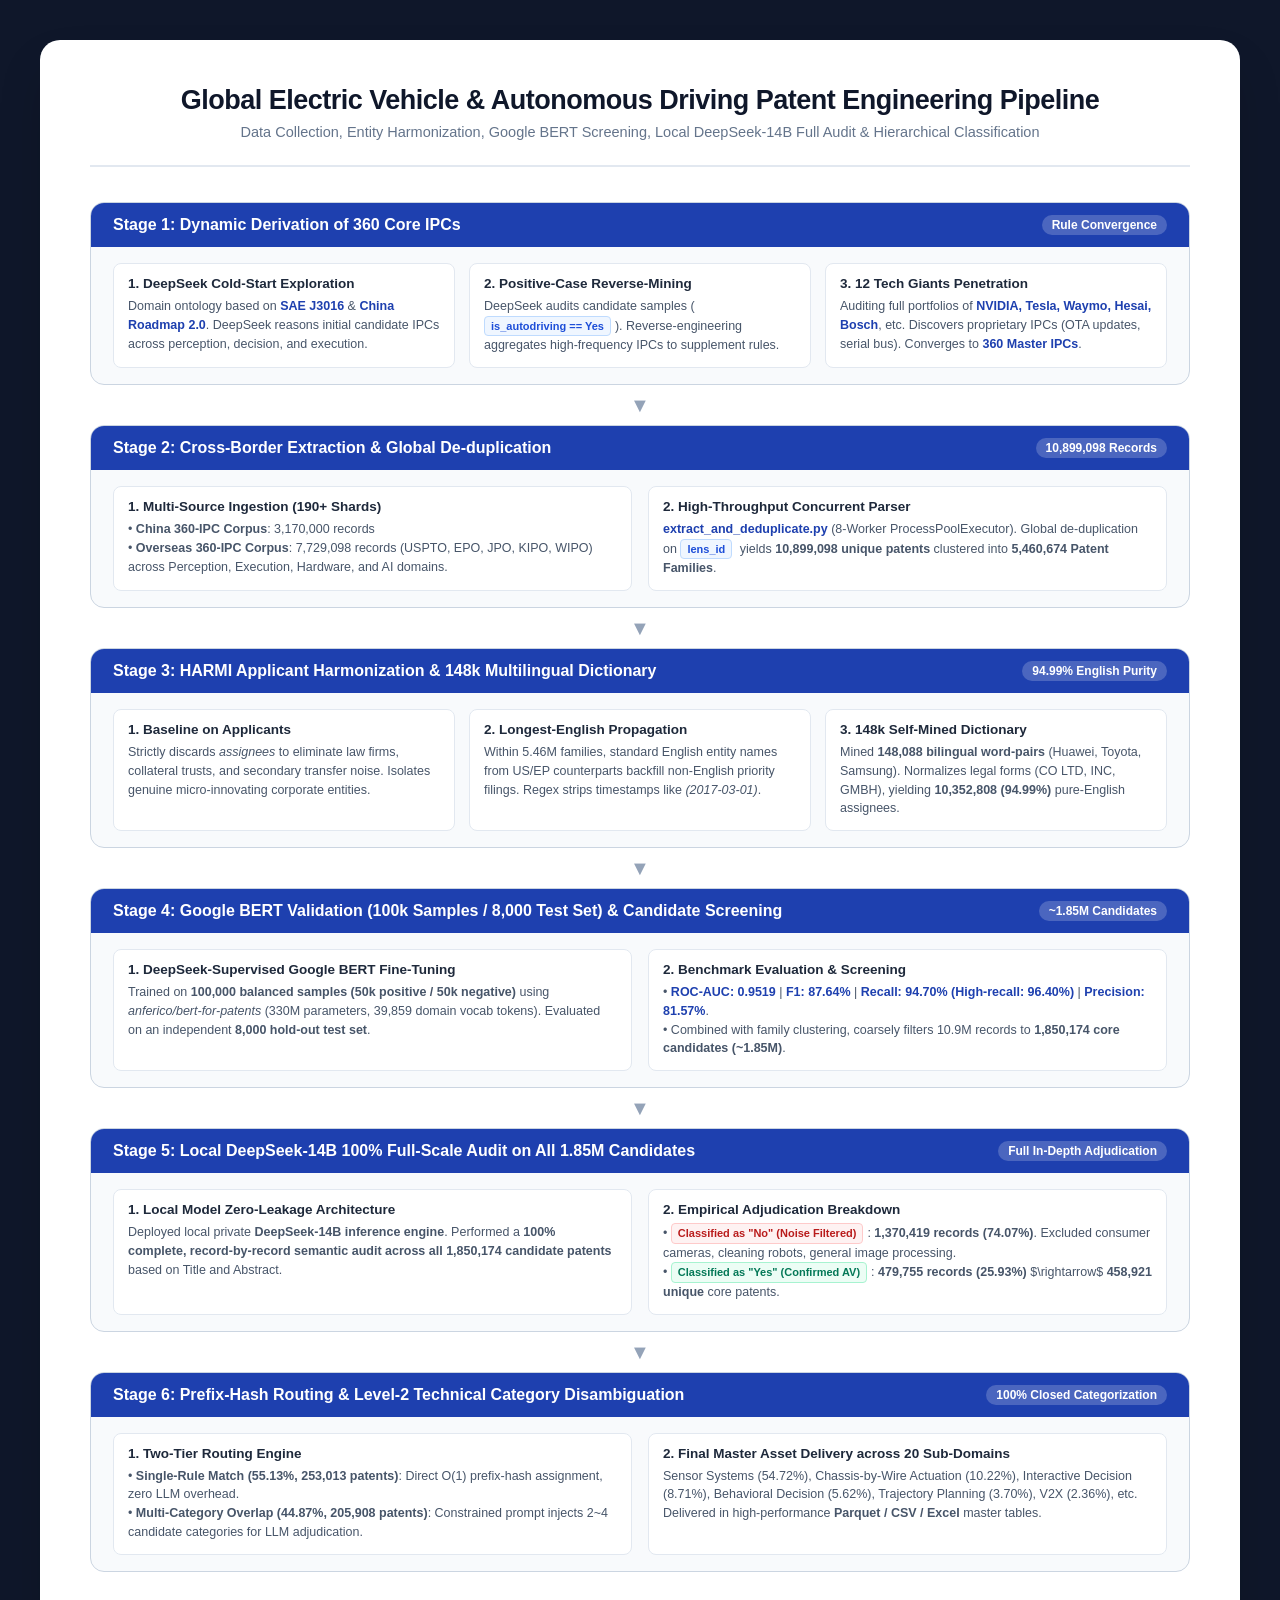
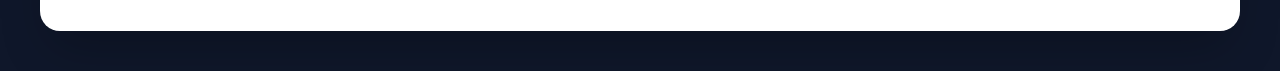
<file: dashboards/patent_data_pipeline_diagram_en.html>
<!DOCTYPE html>
<html lang="en">
<head>
<meta charset="UTF-8">
<title>Global EV & Autonomous Driving Patent Data Engineering Pipeline</title>
<style>
  * {
    box-sizing: border-box;
    margin: 0;
    padding: 0;
  }
  body {
    font-family: -apple-system, BlinkMacSystemFont, "Segoe UI", Roboto, "Helvetica Neue", Arial, sans-serif;
    background-color: #0F172A;
    color: #0F172A;
    padding: 40px;
    display: flex;
    justify-content: center;
  }
  .wrapper {
    width: 1300px;
    background: #FFFFFF;
    padding: 45px 50px;
    border-radius: 20px;
    box-shadow: 0 25px 50px -12px rgba(0, 0, 0, 0.25);
  }
  .header {
    text-align: center;
    margin-bottom: 35px;
    border-bottom: 2px solid #E2E8F0;
    padding-bottom: 25px;
  }
  .header h1 {
    font-size: 27px;
    font-weight: 800;
    color: #0F172A;
    letter-spacing: -0.5px;
    margin-bottom: 8px;
  }
  .header p {
    font-size: 14.5px;
    color: #64748B;
    font-weight: 500;
  }
  .card {
    background: #F8FAFC;
    border: 1.5px solid #CBD5E1;
    border-radius: 14px;
    overflow: hidden;
    margin-bottom: 14px;
    transition: all 0.2s ease;
  }
  .card-header {
    background: #1E40AF;
    color: #FFFFFF;
    padding: 12px 22px;
    font-size: 16px;
    font-weight: 700;
    display: flex;
    justify-content: space-between;
    align-items: center;
  }
  .card-badge {
    background: rgba(255, 255, 255, 0.2);
    padding: 3px 10px;
    border-radius: 20px;
    font-size: 12px;
    font-weight: 600;
  }
  .card-body {
    padding: 16px 22px;
  }
  .grid-2 {
    display: grid;
    grid-template-columns: 1fr 1fr;
    gap: 16px;
  }
  .grid-3 {
    display: grid;
    grid-template-columns: 1fr 1fr 1fr;
    gap: 14px;
  }
  .sub-box {
    background: #FFFFFF;
    border: 1px solid #E2E8F0;
    padding: 12px 14px;
    border-radius: 8px;
  }
  .sub-title {
    font-size: 13.5px;
    font-weight: 700;
    color: #1E293B;
    margin-bottom: 6px;
    display: flex;
    align-items: center;
    gap: 6px;
  }
  .sub-desc {
    font-size: 12.5px;
    color: #475569;
    line-height: 1.5;
  }
  .metric-highlight {
    font-weight: 700;
    color: #1E40AF;
  }
  .tag {
    display: inline-block;
    background: #EFF6FF;
    color: #1D4ED8;
    border: 1px solid #BFDBFE;
    padding: 1px 6px;
    border-radius: 4px;
    font-size: 11px;
    font-weight: 600;
    margin-right: 4px;
  }
  .tag-success {
    background: #ECFDF5;
    color: #047857;
    border-color: #A7F3D0;
  }
  .tag-alert {
    background: #FEF2F2;
    color: #B91C1C;
    border-color: #FECACA;
  }
  .arrow {
    text-align: center;
    color: #94A3B8;
    font-size: 20px;
    line-height: 1;
    margin: -4px 0 10px 0;
  }
</style>
</head>
<body>

<div class="wrapper">
  <div class="header">
    <h1>Global Electric Vehicle & Autonomous Driving Patent Engineering Pipeline</h1>
    <p>Data Collection, Entity Harmonization, Google BERT Screening, Local DeepSeek-14B Full Audit & Hierarchical Classification</p>
  </div>

  <!-- Stage 1 -->
  <div class="card">
    <div class="card-header">
      <span>Stage 1: Dynamic Derivation of 360 Core IPCs</span>
      <span class="card-badge">Rule Convergence</span>
    </div>
    <div class="card-body grid-3">
      <div class="sub-box">
        <div class="sub-title">1. DeepSeek Cold-Start Exploration</div>
        <div class="sub-desc">Domain ontology based on <span class="metric-highlight">SAE J3016</span> & <span class="metric-highlight">China Roadmap 2.0</span>. DeepSeek reasons initial candidate IPCs across perception, decision, and execution.</div>
      </div>
      <div class="sub-box">
        <div class="sub-title">2. Positive-Case Reverse-Mining</div>
        <div class="sub-desc">DeepSeek audits candidate samples (<span class="tag">is_autodriving == Yes</span>). Reverse-engineering aggregates high-frequency IPCs to supplement rules.</div>
      </div>
      <div class="sub-box">
        <div class="sub-title">3. 12 Tech Giants Penetration</div>
        <div class="sub-desc">Auditing full portfolios of <span class="metric-highlight">NVIDIA, Tesla, Waymo, Hesai, Bosch</span>, etc. Discovers proprietary IPCs (OTA updates, serial bus). Converges to <span class="metric-highlight">360 Master IPCs</span>.</div>
      </div>
    </div>
  </div>

  <div class="arrow">▼</div>

  <!-- Stage 2 -->
  <div class="card">
    <div class="card-header">
      <span>Stage 2: Cross-Border Extraction & Global De-duplication</span>
      <span class="card-badge">10,899,098 Records</span>
    </div>
    <div class="card-body grid-2">
      <div class="sub-box">
        <div class="sub-title">1. Multi-Source Ingestion (190+ Shards)</div>
        <div class="sub-desc">• <strong>China 360-IPC Corpus</strong>: 3,170,000 records<br>• <strong>Overseas 360-IPC Corpus</strong>: 7,729,098 records (USPTO, EPO, JPO, KIPO, WIPO) across Perception, Execution, Hardware, and AI domains.</div>
      </div>
      <div class="sub-box">
        <div class="sub-title">2. High-Throughput Concurrent Parser</div>
        <div class="sub-desc"><span class="metric-highlight">extract_and_deduplicate.py</span> (8-Worker ProcessPoolExecutor). Global de-duplication on <span class="tag">lens_id</span> yields <strong>10,899,098 unique patents</strong> clustered into <strong>5,460,674 Patent Families</strong>.</div>
      </div>
    </div>
  </div>

  <div class="arrow">▼</div>

  <!-- Stage 3 -->
  <div class="card">
    <div class="card-header">
      <span>Stage 3: HARMI Applicant Harmonization & 148k Multilingual Dictionary</span>
      <span class="card-badge">94.99% English Purity</span>
    </div>
    <div class="card-body grid-3">
      <div class="sub-box">
        <div class="sub-title">1. Baseline on Applicants</div>
        <div class="sub-desc">Strictly discards <em>assignees</em> to eliminate law firms, collateral trusts, and secondary transfer noise. Isolates genuine micro-innovating corporate entities.</div>
      </div>
      <div class="sub-box">
        <div class="sub-title">2. Longest-English Propagation</div>
        <div class="sub-desc">Within 5.46M families, standard English entity names from US/EP counterparts backfill non-English priority filings. Regex strips timestamps like <em>(2017-03-01)</em>.</div>
      </div>
      <div class="sub-box">
        <div class="sub-title">3. 148k Self-Mined Dictionary</div>
        <div class="sub-desc">Mined <strong>148,088 bilingual word-pairs</strong> (Huawei, Toyota, Samsung). Normalizes legal forms (CO LTD, INC, GMBH), yielding <strong>10,352,808 (94.99%)</strong> pure-English assignees.</div>
      </div>
    </div>
  </div>

  <div class="arrow">▼</div>

  <!-- Stage 4 -->
  <div class="card">
    <div class="card-header">
      <span>Stage 4: Google BERT Validation (100k Samples / 8,000 Test Set) & Candidate Screening</span>
      <span class="card-badge">~1.85M Candidates</span>
    </div>
    <div class="card-body grid-2">
      <div class="sub-box">
        <div class="sub-title">1. DeepSeek-Supervised Google BERT Fine-Tuning</div>
        <div class="sub-desc">Trained on <strong>100,000 balanced samples (50k positive / 50k negative)</strong> using <em>anferico/bert-for-patents</em> (330M parameters, 39,859 domain vocab tokens). Evaluated on an independent <strong>8,000 hold-out test set</strong>.</div>
      </div>
      <div class="sub-box">
        <div class="sub-title">2. Benchmark Evaluation & Screening</div>
        <div class="sub-desc">• <span class="metric-highlight">ROC-AUC: 0.9519</span> | <span class="metric-highlight">F1: 87.64%</span> | <span class="metric-highlight">Recall: 94.70% (High-recall: 96.40%)</span> | <span class="metric-highlight">Precision: 81.57%</span>.<br>• Combined with family clustering, coarsely filters 10.9M records to <strong>1,850,174 core candidates (~1.85M)</strong>.</div>
      </div>
    </div>
  </div>

  <div class="arrow">▼</div>

  <!-- Stage 5 -->
  <div class="card">
    <div class="card-header">
      <span>Stage 5: Local DeepSeek-14B 100% Full-Scale Audit on All 1.85M Candidates</span>
      <span class="card-badge">Full In-Depth Adjudication</span>
    </div>
    <div class="card-body grid-2">
      <div class="sub-box">
        <div class="sub-title">1. Local Model Zero-Leakage Architecture</div>
        <div class="sub-desc">Deployed local private <strong>DeepSeek-14B inference engine</strong>. Performed a <strong>100% complete, record-by-record semantic audit across all 1,850,174 candidate patents</strong> based on Title and Abstract.</div>
      </div>
      <div class="sub-box">
        <div class="sub-title">2. Empirical Adjudication Breakdown</div>
        <div class="sub-desc">• <span class="tag tag-alert">Classified as "No" (Noise Filtered)</span>: <strong>1,370,419 records (74.07%)</strong>. Excluded consumer cameras, cleaning robots, general image processing.<br>• <span class="tag tag-success">Classified as "Yes" (Confirmed AV)</span>: <strong>479,755 records (25.93%)</strong> $\rightarrow$ <strong>458,921 unique</strong> core patents.</div>
      </div>
    </div>
  </div>

  <div class="arrow">▼</div>

  <!-- Stage 6 -->
  <div class="card">
    <div class="card-header">
      <span>Stage 6: Prefix-Hash Routing & Level-2 Technical Category Disambiguation</span>
      <span class="card-badge">100% Closed Categorization</span>
    </div>
    <div class="card-body grid-2">
      <div class="sub-box">
        <div class="sub-title">1. Two-Tier Routing Engine</div>
        <div class="sub-desc">• <strong>Single-Rule Match (55.13%, 253,013 patents)</strong>: Direct O(1) prefix-hash assignment, zero LLM overhead.<br>• <strong>Multi-Category Overlap (44.87%, 205,908 patents)</strong>: Constrained prompt injects 2~4 candidate categories for LLM adjudication.</div>
      </div>
      <div class="sub-box">
        <div class="sub-title">2. Final Master Asset Delivery across 20 Sub-Domains</div>
        <div class="sub-desc">Sensor Systems (54.72%), Chassis-by-Wire Actuation (10.22%), Interactive Decision (8.71%), Behavioral Decision (5.62%), Trajectory Planning (3.70%), V2X (2.36%), etc. Delivered in high-performance <strong>Parquet / CSV / Excel</strong> master tables.</div>
      </div>
    </div>
  </div>

</div>

</body>
</html>
</file>
